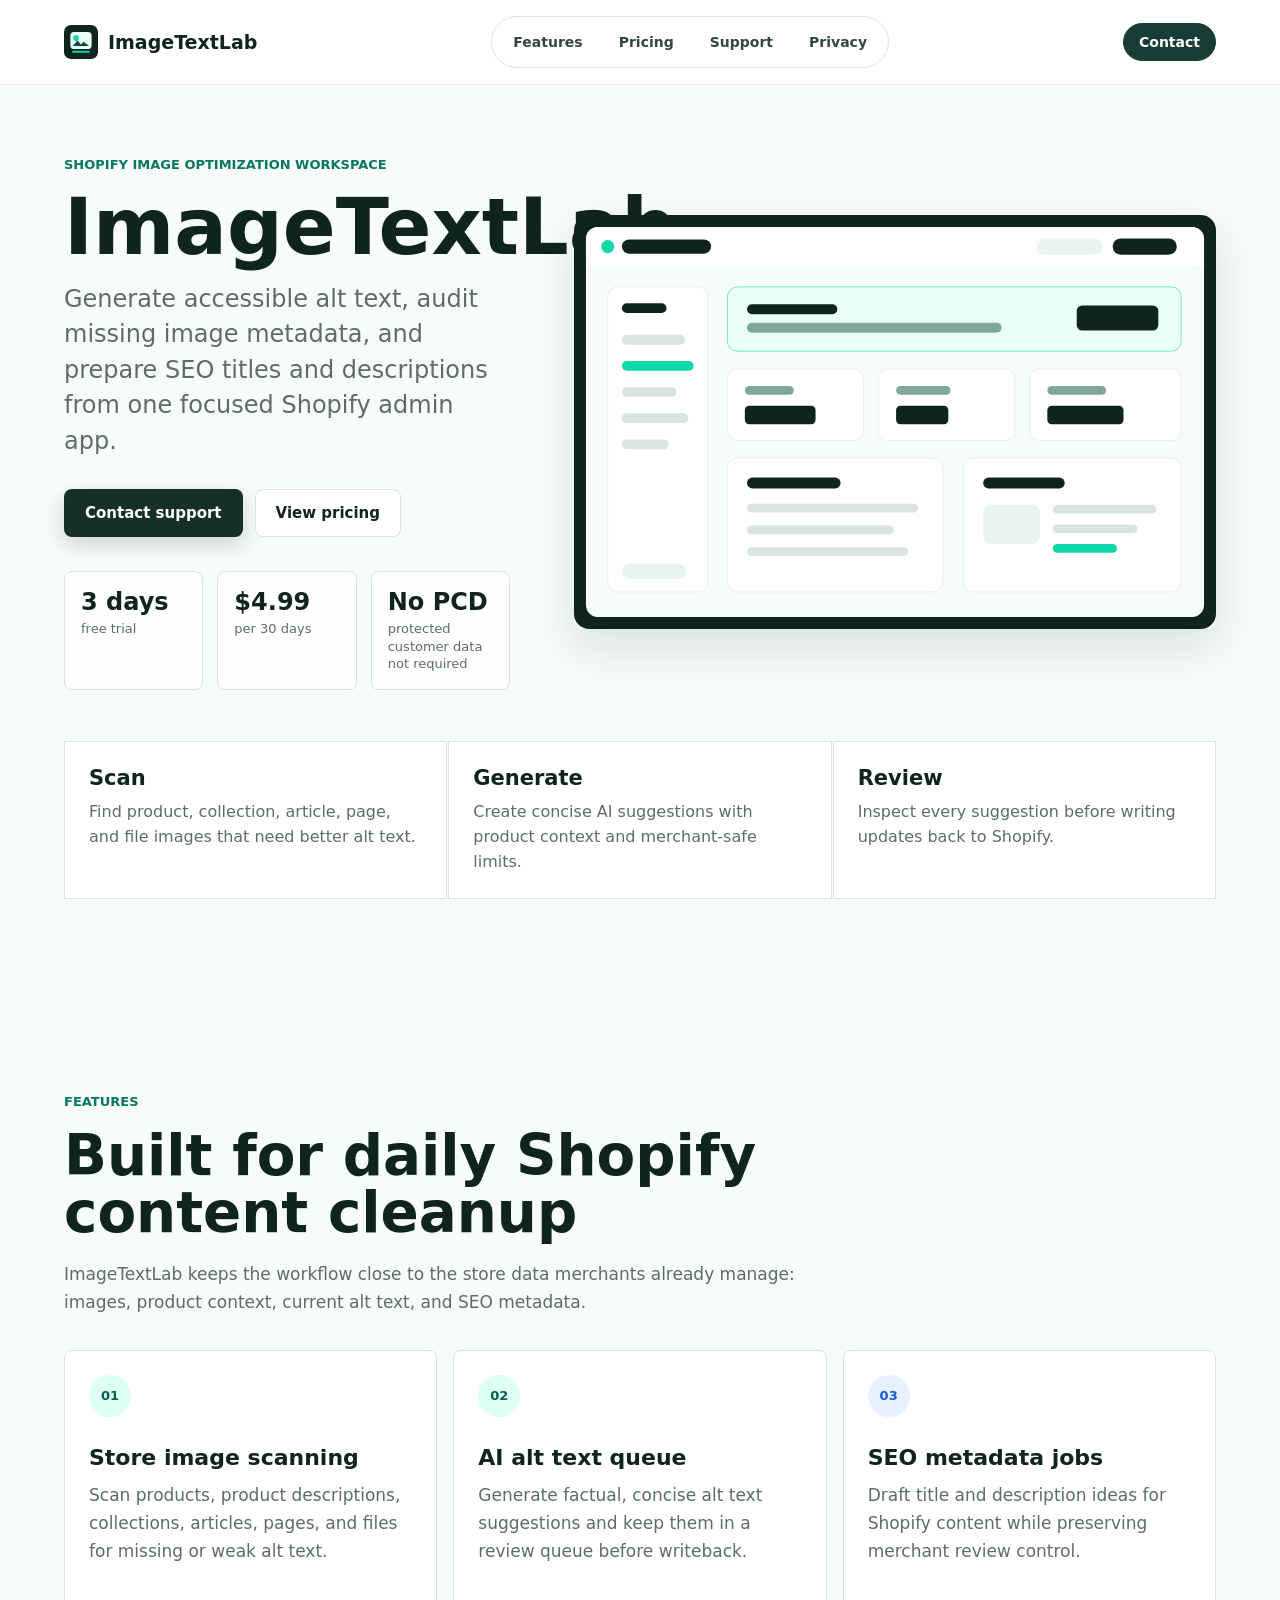
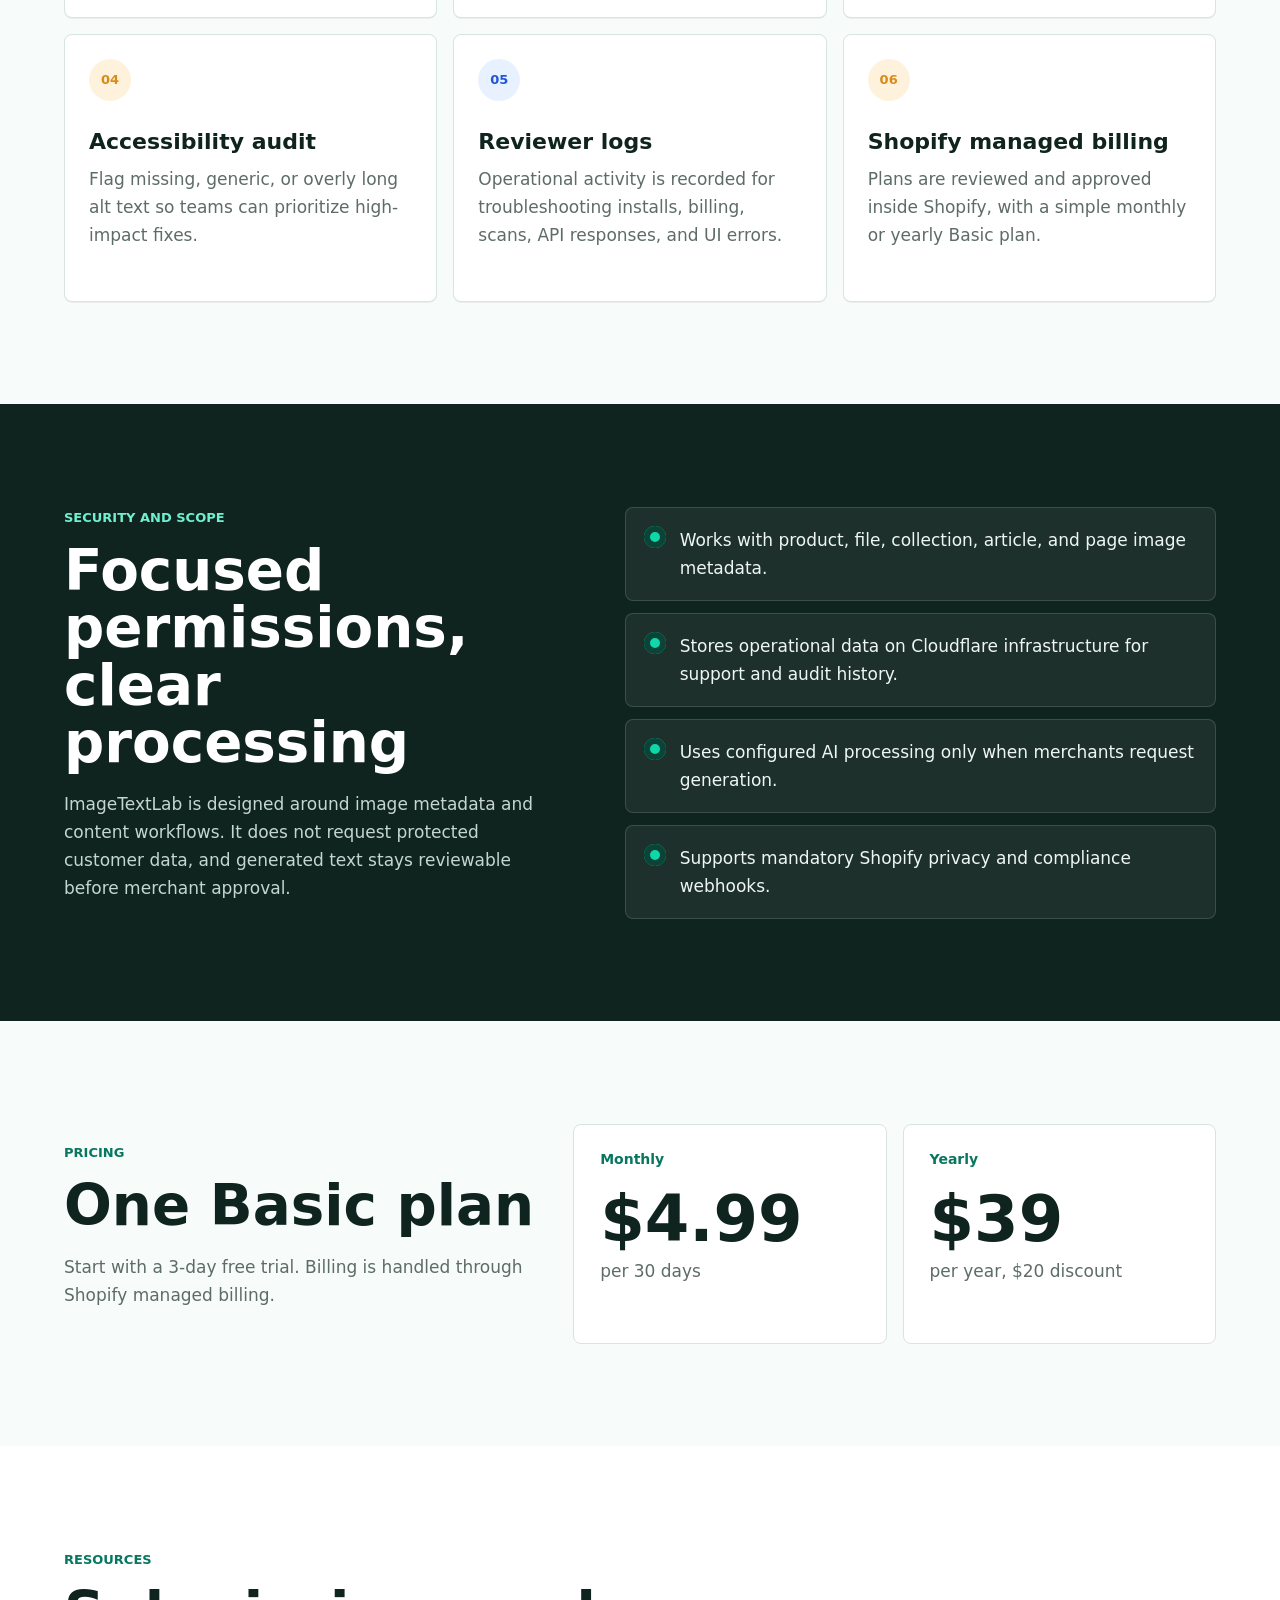
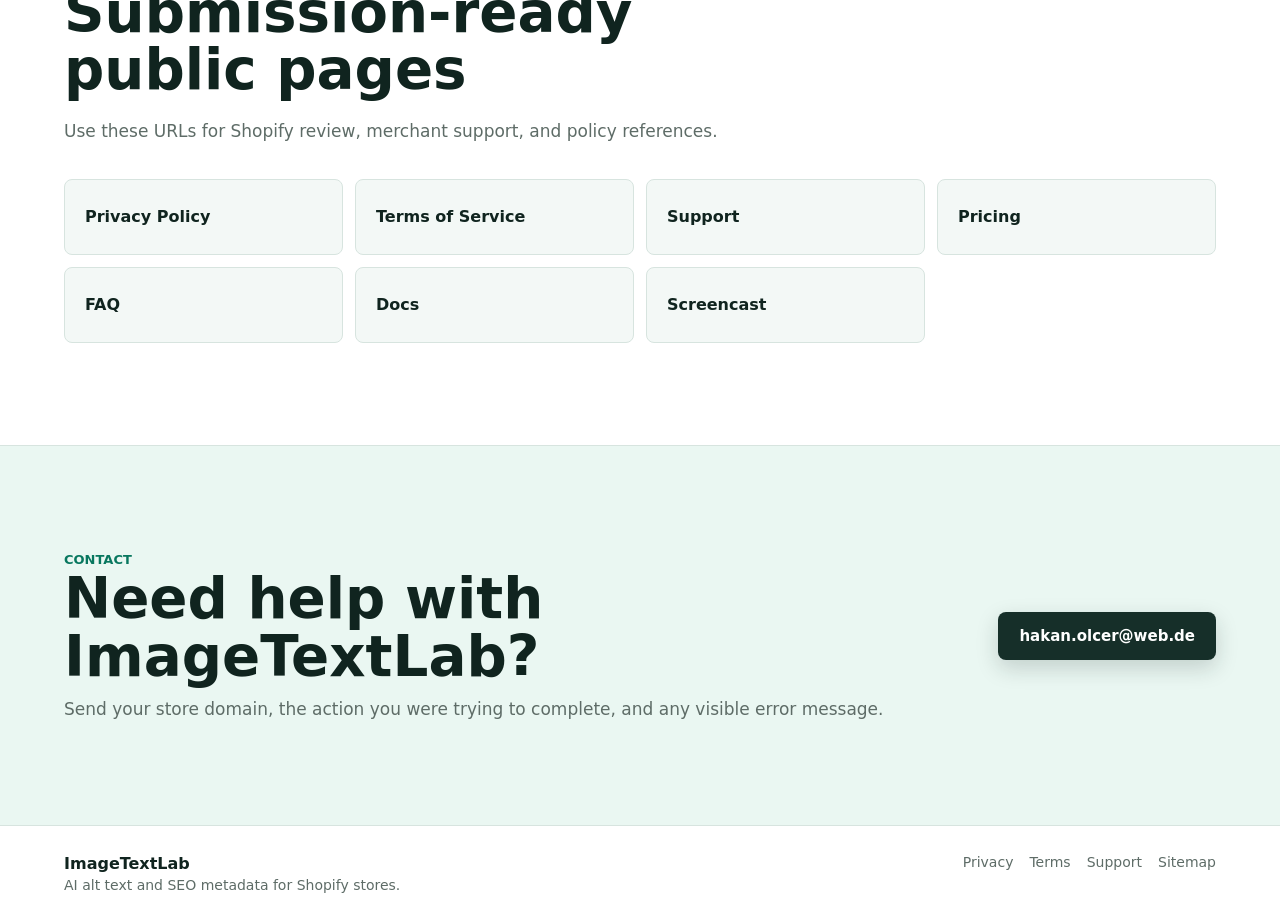
<file: index.html>
<!doctype html>
<html lang="en">
  <head>
    <meta charset="utf-8">
    <meta name="viewport" content="width=device-width, initial-scale=1">
    <title>ImageTextLab - AI alt text and SEO metadata for Shopify</title>
    <meta name="description" content="ImageTextLab helps Shopify merchants scan store images, generate accessible AI alt text, review SEO metadata, and write approved updates back to Shopify.">
    <link rel="canonical" href="https://imagetextlab.com/">
    <meta property="og:type" content="website">
    <meta property="og:title" content="ImageTextLab">
    <meta property="og:description" content="AI alt text, image accessibility checks, and SEO metadata workflows for Shopify stores.">
    <meta property="og:url" content="https://imagetextlab.com/">
    <meta property="og:image" content="https://imagetextlab.com/assets/product-preview.svg">
    <meta name="twitter:card" content="summary_large_image">
    <meta name="theme-color" content="#10241f">
    <link rel="icon" href="/assets/icon.svg" type="image/svg+xml">
    <link rel="manifest" href="/manifest.webmanifest">
    <link rel="stylesheet" href="/assets/site.css">
    <script type="application/ld+json">
      {
        "@context": "https://schema.org",
        "@type": "SoftwareApplication",
        "name": "ImageTextLab",
        "applicationCategory": "BusinessApplication",
        "operatingSystem": "Web",
        "description": "AI alt text, image accessibility checks, and SEO metadata workflows for Shopify stores.",
        "offers": [
          {
            "@type": "Offer",
            "name": "Basic monthly",
            "price": "4.99",
            "priceCurrency": "USD",
            "description": "Every 30 days with a 3-day free trial"
          },
          {
            "@type": "Offer",
            "name": "Basic yearly",
            "price": "39",
            "priceCurrency": "USD",
            "description": "Per year with a 3-day free trial"
          }
        ],
        "url": "https://imagetextlab.com/"
      }
    </script>
  </head>
  <body>
    <header class="site-header">
      <a class="brand" href="/" aria-label="ImageTextLab home">
        <img src="/assets/icon.svg" width="34" height="34" alt="">
        <span>ImageTextLab</span>
      </a>
      <nav class="nav-links" aria-label="Main navigation">
        <a href="#features">Features</a>
        <a href="/pricing">Pricing</a>
        <a href="/support">Support</a>
        <a href="/privacy">Privacy</a>
      </nav>
      <a class="nav-button" href="#contact">Contact</a>
    </header>

    <main>
      <section class="hero">
        <div class="hero-copy">
          <p class="section-label">Shopify image optimization workspace</p>
          <h1>ImageTextLab</h1>
          <p class="hero-lede">Generate accessible alt text, audit missing image metadata, and prepare SEO titles and descriptions from one focused Shopify admin app.</p>
          <div class="hero-actions">
            <a class="button primary" href="#contact">Contact support</a>
            <a class="button secondary" href="/pricing">View pricing</a>
          </div>
          <dl class="hero-stats" aria-label="Product highlights">
            <div>
              <dt>3 days</dt>
              <dd>free trial</dd>
            </div>
            <div>
              <dt>$4.99</dt>
              <dd>per 30 days</dd>
            </div>
            <div>
              <dt>No PCD</dt>
              <dd>protected customer data not required</dd>
            </div>
          </dl>
        </div>
        <div class="hero-visual" aria-label="ImageTextLab dashboard preview">
          <img src="/assets/product-preview.svg" alt="ImageTextLab dashboard showing scan metrics, alt text tasks, and SEO jobs.">
        </div>
      </section>

      <section class="strip" aria-label="Core workflow">
        <div>
          <strong>Scan</strong>
          <span>Find product, collection, article, page, and file images that need better alt text.</span>
        </div>
        <div>
          <strong>Generate</strong>
          <span>Create concise AI suggestions with product context and merchant-safe limits.</span>
        </div>
        <div>
          <strong>Review</strong>
          <span>Inspect every suggestion before writing updates back to Shopify.</span>
        </div>
      </section>

      <section class="section" id="features">
        <div class="section-heading">
          <p class="section-label">Features</p>
          <h2>Built for daily Shopify content cleanup</h2>
          <p>ImageTextLab keeps the workflow close to the store data merchants already manage: images, product context, current alt text, and SEO metadata.</p>
        </div>
        <div class="feature-grid">
          <article class="feature-card">
            <span class="card-icon">01</span>
            <h3>Store image scanning</h3>
            <p>Scan products, product descriptions, collections, articles, pages, and files for missing or weak alt text.</p>
          </article>
          <article class="feature-card">
            <span class="card-icon">02</span>
            <h3>AI alt text queue</h3>
            <p>Generate factual, concise alt text suggestions and keep them in a review queue before writeback.</p>
          </article>
          <article class="feature-card">
            <span class="card-icon">03</span>
            <h3>SEO metadata jobs</h3>
            <p>Draft title and description ideas for Shopify content while preserving merchant review control.</p>
          </article>
          <article class="feature-card">
            <span class="card-icon">04</span>
            <h3>Accessibility audit</h3>
            <p>Flag missing, generic, or overly long alt text so teams can prioritize high-impact fixes.</p>
          </article>
          <article class="feature-card">
            <span class="card-icon">05</span>
            <h3>Reviewer logs</h3>
            <p>Operational activity is recorded for troubleshooting installs, billing, scans, API responses, and UI errors.</p>
          </article>
          <article class="feature-card">
            <span class="card-icon">06</span>
            <h3>Shopify managed billing</h3>
            <p>Plans are reviewed and approved inside Shopify, with a simple monthly or yearly Basic plan.</p>
          </article>
        </div>
      </section>

      <section class="split-section">
        <div>
          <p class="section-label">Security and scope</p>
          <h2>Focused permissions, clear processing</h2>
          <p>ImageTextLab is designed around image metadata and content workflows. It does not request protected customer data, and generated text stays reviewable before merchant approval.</p>
        </div>
        <div class="check-list">
          <p><span></span>Works with product, file, collection, article, and page image metadata.</p>
          <p><span></span>Stores operational data on Cloudflare infrastructure for support and audit history.</p>
          <p><span></span>Uses configured AI processing only when merchants request generation.</p>
          <p><span></span>Supports mandatory Shopify privacy and compliance webhooks.</p>
        </div>
      </section>

      <section class="pricing-preview">
        <div>
          <p class="section-label">Pricing</p>
          <h2>One Basic plan</h2>
          <p>Start with a 3-day free trial. Billing is handled through Shopify managed billing.</p>
        </div>
        <div class="price-cards">
          <article>
            <span>Monthly</span>
            <strong>$4.99</strong>
            <p>per 30 days</p>
          </article>
          <article>
            <span>Yearly</span>
            <strong>$39</strong>
            <p>per year, $20 discount</p>
          </article>
        </div>
      </section>

      <section class="section compact">
        <div class="section-heading">
          <p class="section-label">Resources</p>
          <h2>Submission-ready public pages</h2>
          <p>Use these URLs for Shopify review, merchant support, and policy references.</p>
        </div>
        <div class="resource-links">
          <a href="/privacy">Privacy Policy</a>
          <a href="/terms">Terms of Service</a>
          <a href="/support">Support</a>
          <a href="/pricing">Pricing</a>
          <a href="/faq">FAQ</a>
          <a href="/docs">Docs</a>
          <a href="/screencast">Screencast</a>
        </div>
      </section>

      <section class="contact" id="contact">
        <div>
          <p class="section-label">Contact</p>
          <h2>Need help with ImageTextLab?</h2>
          <p>Send your store domain, the action you were trying to complete, and any visible error message.</p>
        </div>
        <a class="button primary" href="mailto:hakan.olcer@web.de?subject=ImageTextLab%20support">hakan.olcer@web.de</a>
      </section>
    </main>

    <footer class="site-footer">
      <div>
        <strong>ImageTextLab</strong>
        <span>AI alt text and SEO metadata for Shopify stores.</span>
      </div>
      <nav aria-label="Footer navigation">
        <a href="/privacy">Privacy</a>
        <a href="/terms">Terms</a>
        <a href="/support">Support</a>
        <a href="/sitemap.xml">Sitemap</a>
      </nav>
    </footer>
  </body>
</html>
</file>
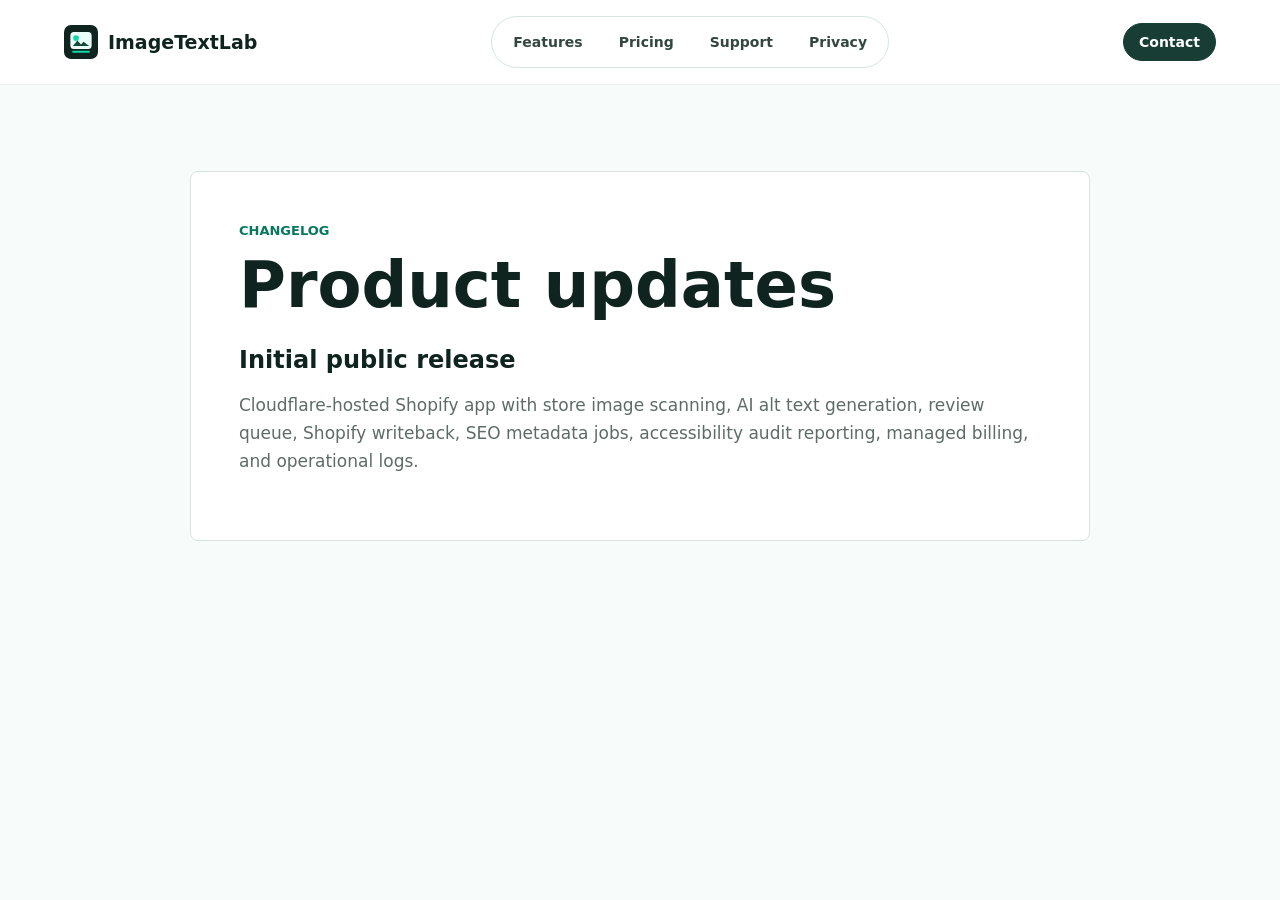
<file: changelog.html>
<!doctype html>
<html lang="en">
  <head>
    <meta charset="utf-8">
    <meta name="viewport" content="width=device-width, initial-scale=1">
    <title>Changelog - ImageTextLab</title>
    <meta name="description" content="ImageTextLab changelog for Shopify AI alt text, image accessibility, and SEO metadata workflows.">
    <link rel="canonical" href="https://imagetextlab.com/changelog">
    <link rel="icon" href="/assets/icon.svg" type="image/svg+xml">
    <link rel="stylesheet" href="/assets/site.css">
  </head>
  <body>
    <header class="site-header">
      <a class="brand" href="/"><img src="/assets/icon.svg" width="34" height="34" alt=""><span>ImageTextLab</span></a>
      <nav class="nav-links" aria-label="Main navigation">
        <a href="/#features">Features</a>
        <a href="/pricing">Pricing</a>
        <a href="/support">Support</a>
        <a href="/privacy">Privacy</a>
      </nav>
      <a class="nav-button" href="mailto:hakan.olcer@web.de">Contact</a>
    </header>
    <main class="legal-page">
      <article>
        <p class="section-label">Changelog</p>
        <h1>Product updates</h1>
        <h2>Initial public release</h2>
        <p>Cloudflare-hosted Shopify app with store image scanning, AI alt text generation, review queue, Shopify writeback, SEO metadata jobs, accessibility audit reporting, managed billing, and operational logs.</p>
      </article>
    </main>
  </body>
</html>
</file>
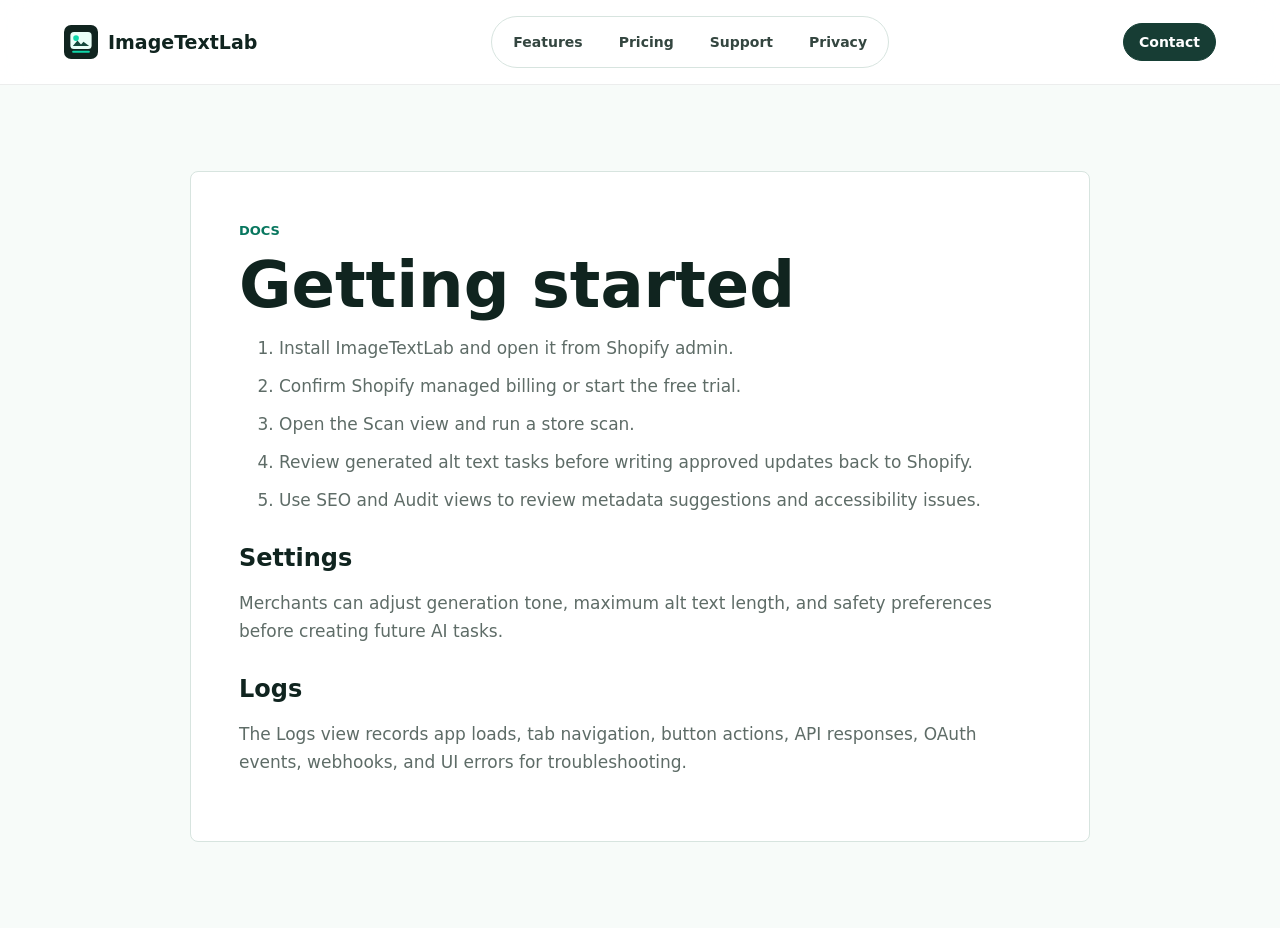
<file: docs.html>
<!doctype html>
<html lang="en">
  <head>
    <meta charset="utf-8">
    <meta name="viewport" content="width=device-width, initial-scale=1">
    <title>Documentation - ImageTextLab</title>
    <meta name="description" content="Getting started documentation for ImageTextLab Shopify image scanning, alt text generation, SEO metadata, and accessibility audit workflows.">
    <link rel="canonical" href="https://imagetextlab.com/docs">
    <link rel="icon" href="/assets/icon.svg" type="image/svg+xml">
    <link rel="stylesheet" href="/assets/site.css">
  </head>
  <body>
    <header class="site-header">
      <a class="brand" href="/"><img src="/assets/icon.svg" width="34" height="34" alt=""><span>ImageTextLab</span></a>
      <nav class="nav-links" aria-label="Main navigation">
        <a href="/#features">Features</a>
        <a href="/pricing">Pricing</a>
        <a href="/support">Support</a>
        <a href="/privacy">Privacy</a>
      </nav>
      <a class="nav-button" href="mailto:hakan.olcer@web.de">Contact</a>
    </header>
    <main class="legal-page">
      <article>
        <p class="section-label">Docs</p>
        <h1>Getting started</h1>
        <ol>
          <li>Install ImageTextLab and open it from Shopify admin.</li>
          <li>Confirm Shopify managed billing or start the free trial.</li>
          <li>Open the Scan view and run a store scan.</li>
          <li>Review generated alt text tasks before writing approved updates back to Shopify.</li>
          <li>Use SEO and Audit views to review metadata suggestions and accessibility issues.</li>
        </ol>

        <h2>Settings</h2>
        <p>Merchants can adjust generation tone, maximum alt text length, and safety preferences before creating future AI tasks.</p>

        <h2>Logs</h2>
        <p>The Logs view records app loads, tab navigation, button actions, API responses, OAuth events, webhooks, and UI errors for troubleshooting.</p>
      </article>
    </main>
  </body>
</html>
</file>
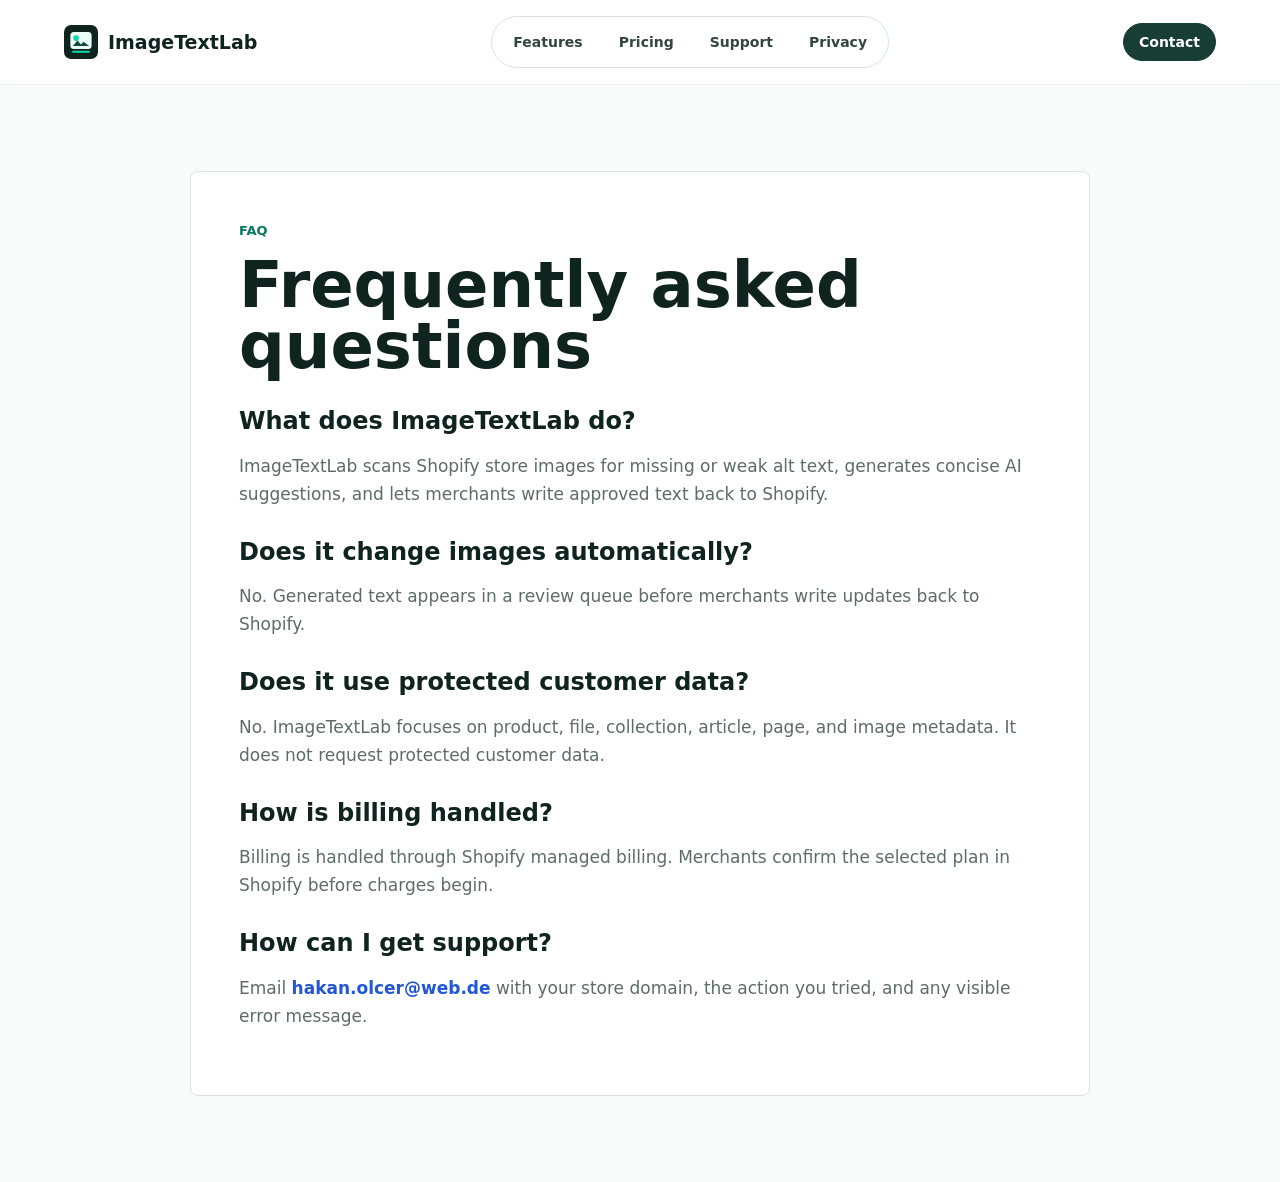
<file: faq.html>
<!doctype html>
<html lang="en">
  <head>
    <meta charset="utf-8">
    <meta name="viewport" content="width=device-width, initial-scale=1">
    <title>FAQ - ImageTextLab</title>
    <meta name="description" content="Frequently asked questions for ImageTextLab, a Shopify app for AI alt text, image accessibility, and SEO metadata.">
    <link rel="canonical" href="https://imagetextlab.com/faq">
    <link rel="icon" href="/assets/icon.svg" type="image/svg+xml">
    <link rel="stylesheet" href="/assets/site.css">
  </head>
  <body>
    <header class="site-header">
      <a class="brand" href="/"><img src="/assets/icon.svg" width="34" height="34" alt=""><span>ImageTextLab</span></a>
      <nav class="nav-links" aria-label="Main navigation">
        <a href="/#features">Features</a>
        <a href="/pricing">Pricing</a>
        <a href="/support">Support</a>
        <a href="/privacy">Privacy</a>
      </nav>
      <a class="nav-button" href="mailto:hakan.olcer@web.de">Contact</a>
    </header>
    <main class="legal-page">
      <article>
        <p class="section-label">FAQ</p>
        <h1>Frequently asked questions</h1>

        <h2>What does ImageTextLab do?</h2>
        <p>ImageTextLab scans Shopify store images for missing or weak alt text, generates concise AI suggestions, and lets merchants write approved text back to Shopify.</p>

        <h2>Does it change images automatically?</h2>
        <p>No. Generated text appears in a review queue before merchants write updates back to Shopify.</p>

        <h2>Does it use protected customer data?</h2>
        <p>No. ImageTextLab focuses on product, file, collection, article, page, and image metadata. It does not request protected customer data.</p>

        <h2>How is billing handled?</h2>
        <p>Billing is handled through Shopify managed billing. Merchants confirm the selected plan in Shopify before charges begin.</p>

        <h2>How can I get support?</h2>
        <p>Email <a href="mailto:hakan.olcer@web.de">hakan.olcer@web.de</a> with your store domain, the action you tried, and any visible error message.</p>
      </article>
    </main>
  </body>
</html>
</file>
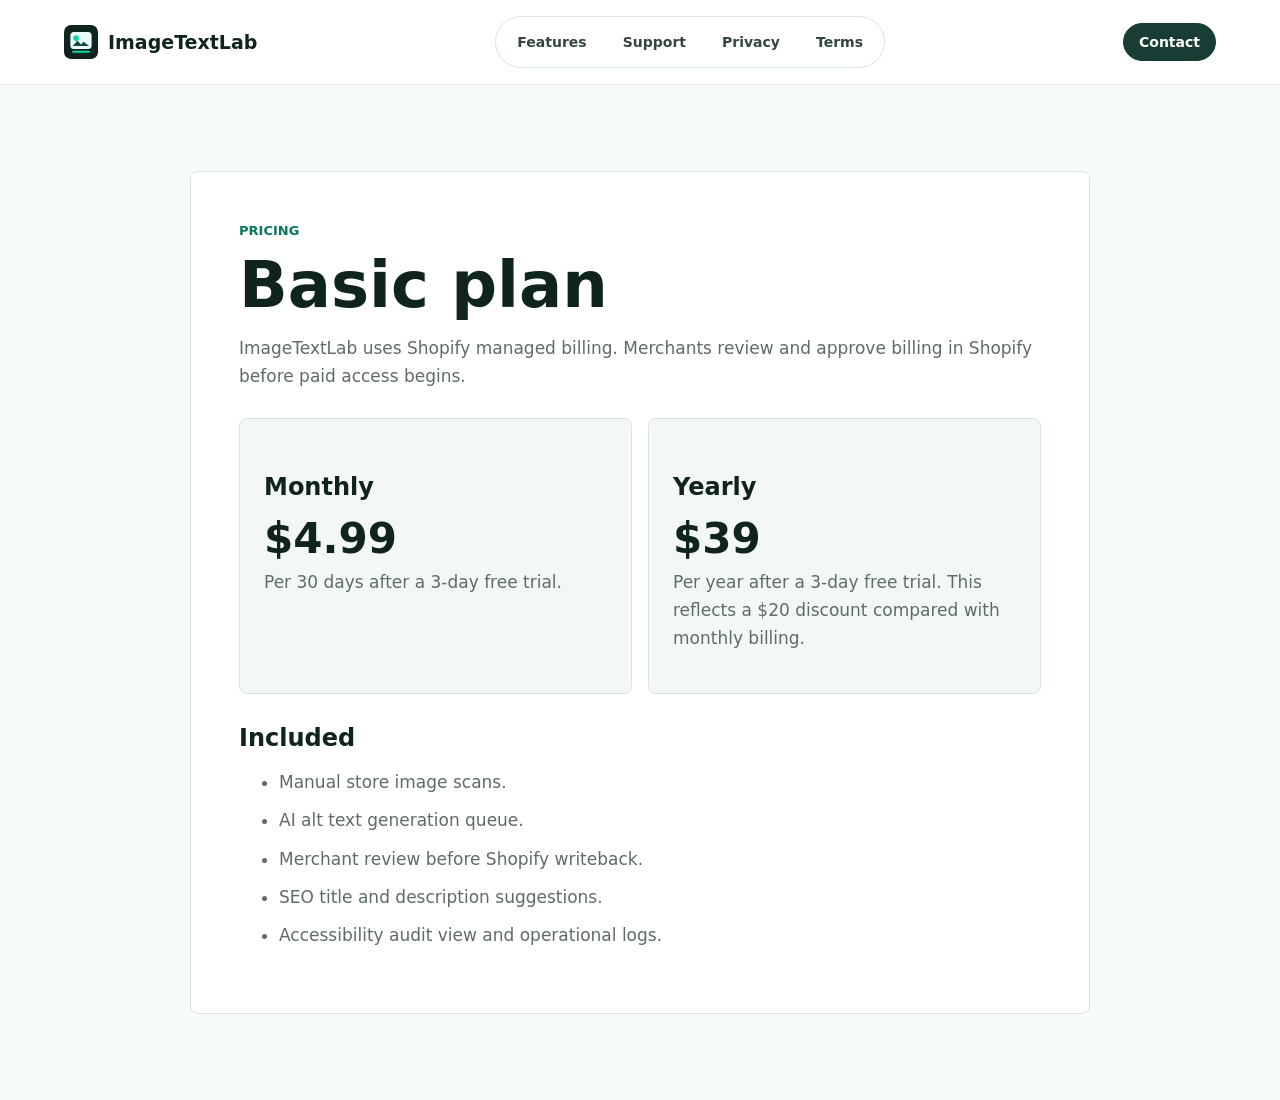
<file: pricing.html>
<!doctype html>
<html lang="en">
  <head>
    <meta charset="utf-8">
    <meta name="viewport" content="width=device-width, initial-scale=1">
    <title>Pricing - ImageTextLab</title>
    <meta name="description" content="ImageTextLab Basic plan pricing: $4.99 every 30 days or $39 per year, with a 3-day free trial through Shopify managed billing.">
    <link rel="canonical" href="https://imagetextlab.com/pricing">
    <link rel="icon" href="/assets/icon.svg" type="image/svg+xml">
    <link rel="stylesheet" href="/assets/site.css">
  </head>
  <body>
    <header class="site-header">
      <a class="brand" href="/"><img src="/assets/icon.svg" width="34" height="34" alt=""><span>ImageTextLab</span></a>
      <nav class="nav-links" aria-label="Main navigation">
        <a href="/#features">Features</a>
        <a href="/support">Support</a>
        <a href="/privacy">Privacy</a>
        <a href="/terms">Terms</a>
      </nav>
      <a class="nav-button" href="mailto:hakan.olcer@web.de">Contact</a>
    </header>
    <main class="legal-page">
      <article>
        <p class="section-label">Pricing</p>
        <h1>Basic plan</h1>
        <p>ImageTextLab uses Shopify managed billing. Merchants review and approve billing in Shopify before paid access begins.</p>

        <div class="pricing-page-grid">
          <section class="plan-card">
            <h2>Monthly</h2>
            <strong>$4.99</strong>
            <p>Per 30 days after a 3-day free trial.</p>
          </section>
          <section class="plan-card">
            <h2>Yearly</h2>
            <strong>$39</strong>
            <p>Per year after a 3-day free trial. This reflects a $20 discount compared with monthly billing.</p>
          </section>
        </div>

        <h2>Included</h2>
        <ul>
          <li>Manual store image scans.</li>
          <li>AI alt text generation queue.</li>
          <li>Merchant review before Shopify writeback.</li>
          <li>SEO title and description suggestions.</li>
          <li>Accessibility audit view and operational logs.</li>
        </ul>
      </article>
    </main>
  </body>
</html>
</file>
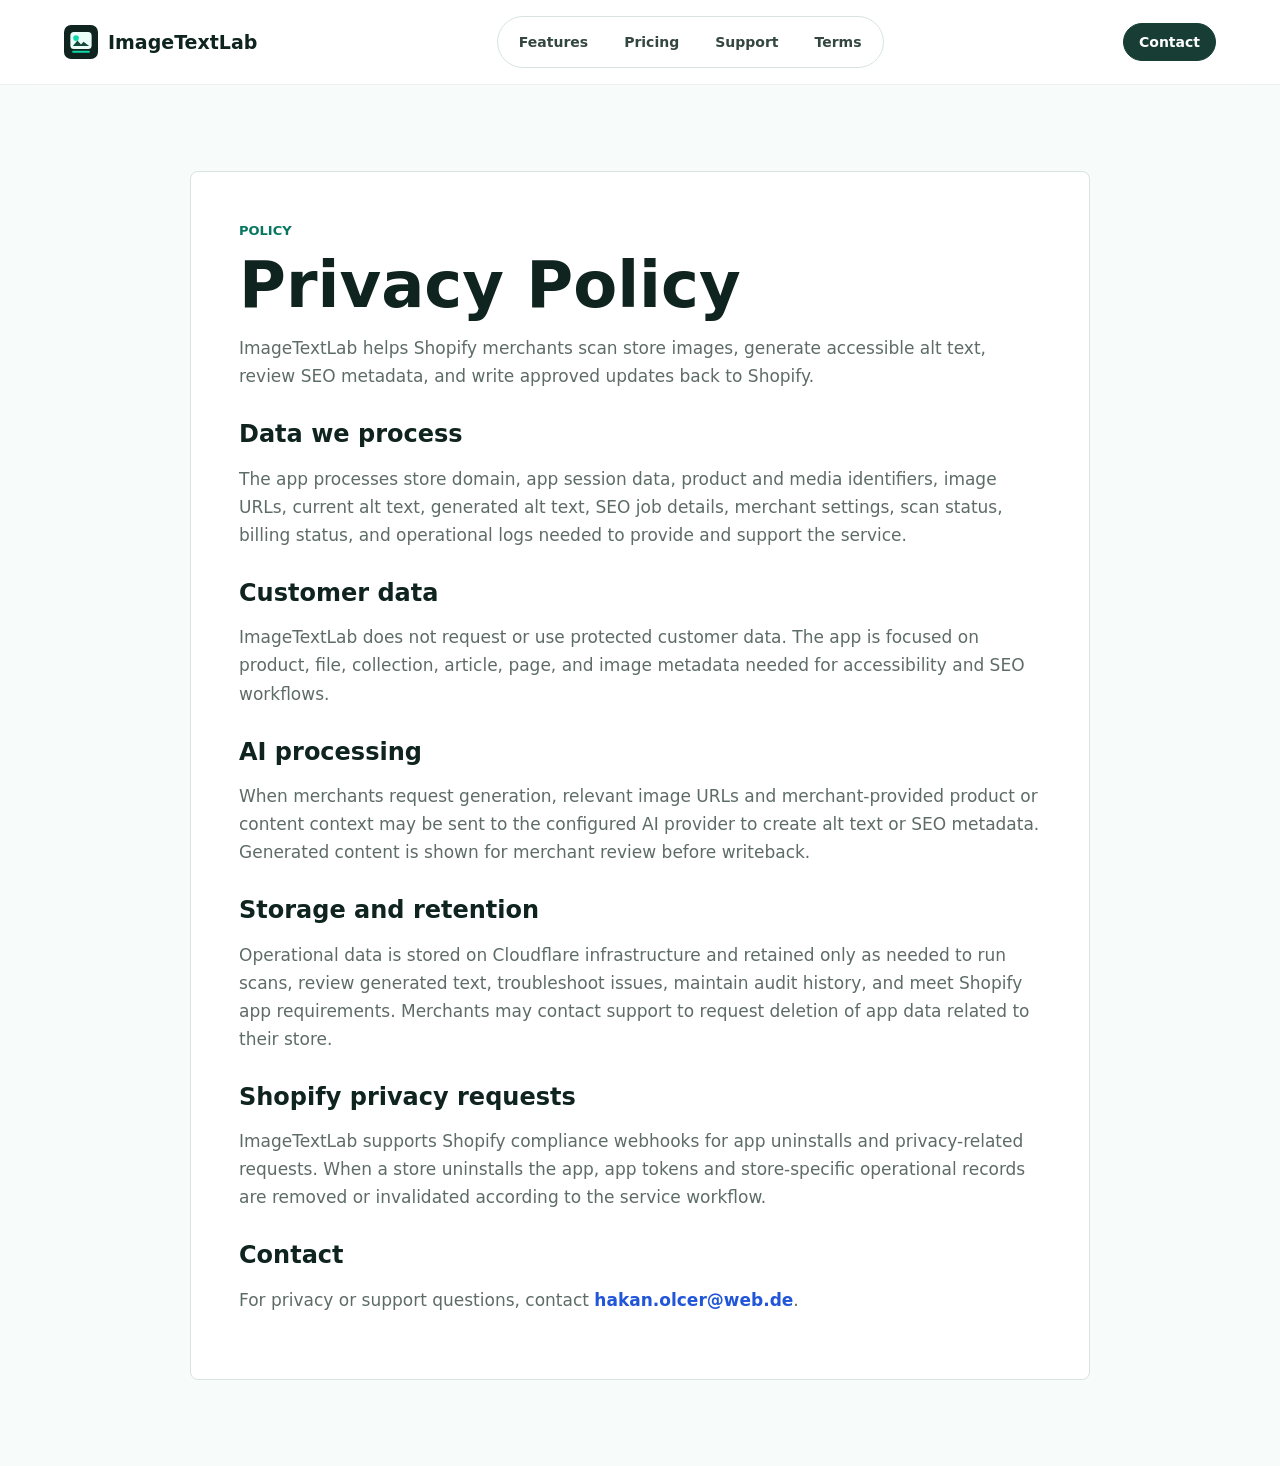
<file: privacy.html>
<!doctype html>
<html lang="en">
  <head>
    <meta charset="utf-8">
    <meta name="viewport" content="width=device-width, initial-scale=1">
    <title>Privacy Policy - ImageTextLab</title>
    <meta name="description" content="Privacy Policy for ImageTextLab, a Shopify app for AI alt text, image accessibility, and SEO metadata workflows.">
    <link rel="canonical" href="https://imagetextlab.com/privacy">
    <link rel="icon" href="/assets/icon.svg" type="image/svg+xml">
    <link rel="stylesheet" href="/assets/site.css">
  </head>
  <body>
    <header class="site-header">
      <a class="brand" href="/"><img src="/assets/icon.svg" width="34" height="34" alt=""><span>ImageTextLab</span></a>
      <nav class="nav-links" aria-label="Main navigation">
        <a href="/#features">Features</a>
        <a href="/pricing">Pricing</a>
        <a href="/support">Support</a>
        <a href="/terms">Terms</a>
      </nav>
      <a class="nav-button" href="mailto:hakan.olcer@web.de">Contact</a>
    </header>
    <main class="legal-page">
      <article>
        <p class="section-label">Policy</p>
        <h1>Privacy Policy</h1>
        <p>ImageTextLab helps Shopify merchants scan store images, generate accessible alt text, review SEO metadata, and write approved updates back to Shopify.</p>

        <h2>Data we process</h2>
        <p>The app processes store domain, app session data, product and media identifiers, image URLs, current alt text, generated alt text, SEO job details, merchant settings, scan status, billing status, and operational logs needed to provide and support the service.</p>

        <h2>Customer data</h2>
        <p>ImageTextLab does not request or use protected customer data. The app is focused on product, file, collection, article, page, and image metadata needed for accessibility and SEO workflows.</p>

        <h2>AI processing</h2>
        <p>When merchants request generation, relevant image URLs and merchant-provided product or content context may be sent to the configured AI provider to create alt text or SEO metadata. Generated content is shown for merchant review before writeback.</p>

        <h2>Storage and retention</h2>
        <p>Operational data is stored on Cloudflare infrastructure and retained only as needed to run scans, review generated text, troubleshoot issues, maintain audit history, and meet Shopify app requirements. Merchants may contact support to request deletion of app data related to their store.</p>

        <h2>Shopify privacy requests</h2>
        <p>ImageTextLab supports Shopify compliance webhooks for app uninstalls and privacy-related requests. When a store uninstalls the app, app tokens and store-specific operational records are removed or invalidated according to the service workflow.</p>

        <h2>Contact</h2>
        <p>For privacy or support questions, contact <a href="mailto:hakan.olcer@web.de">hakan.olcer@web.de</a>.</p>
      </article>
    </main>
  </body>
</html>
</file>
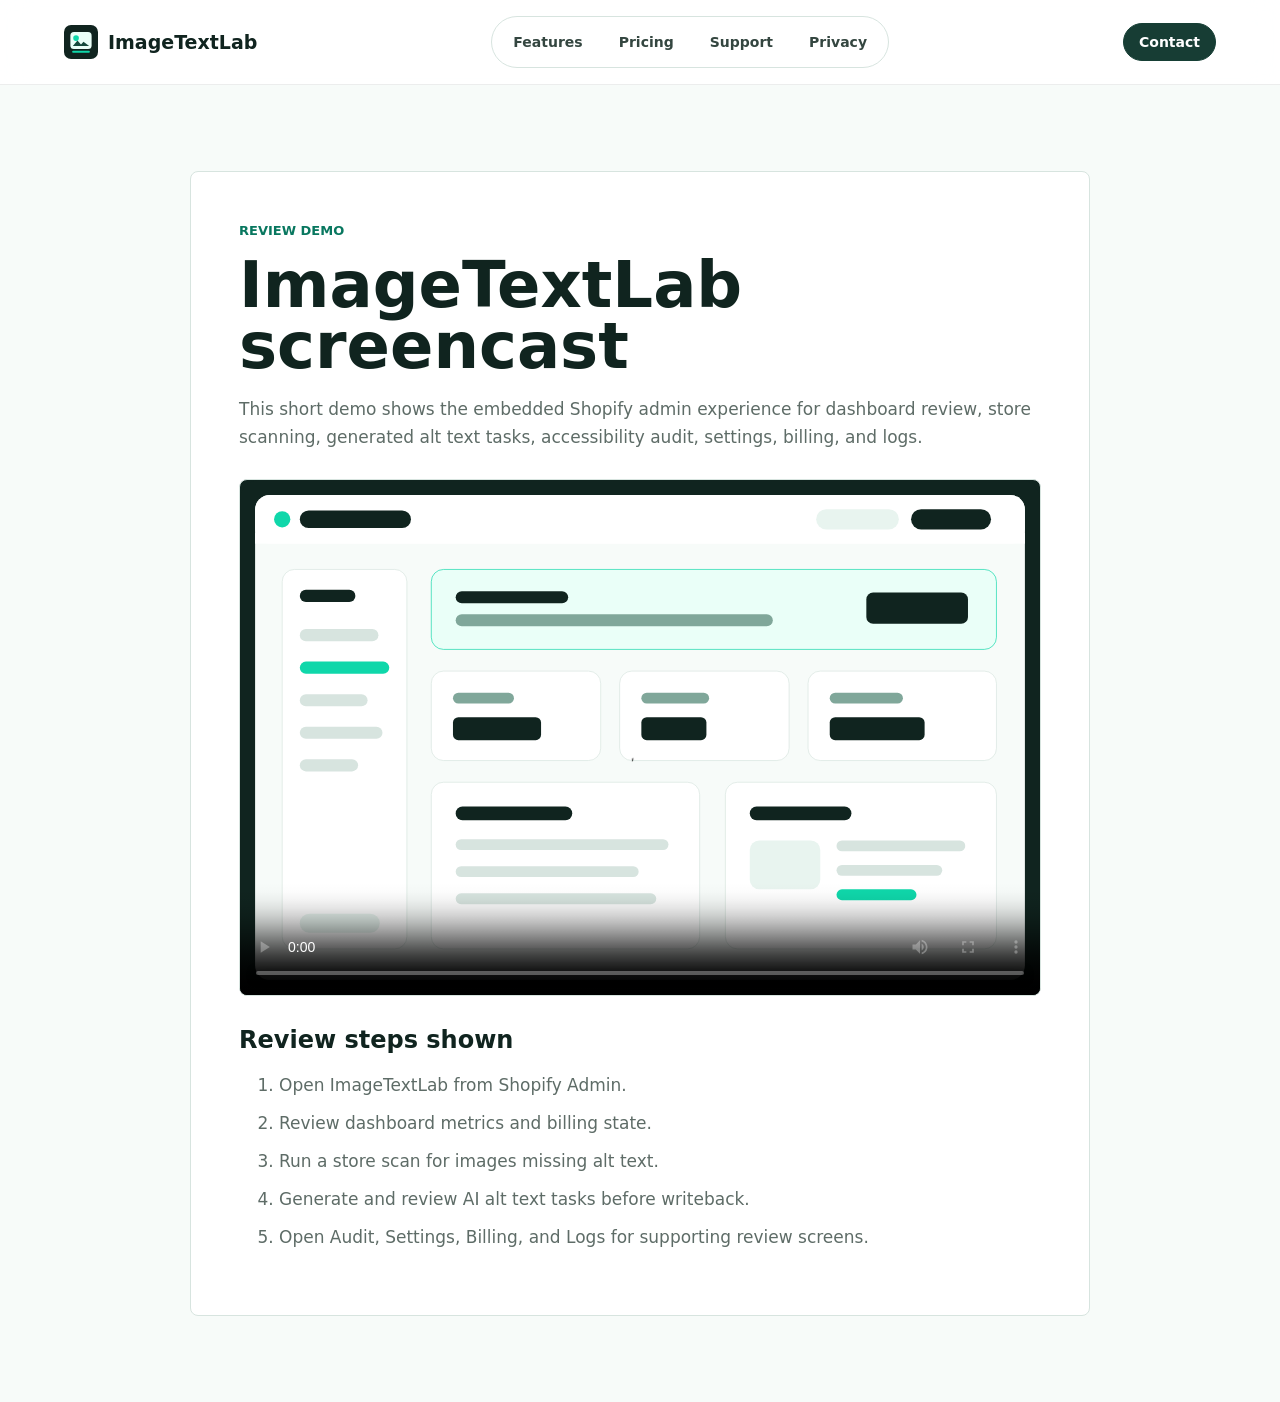
<file: screencast.html>
<!doctype html>
<html lang="en">
  <head>
    <meta charset="utf-8">
    <meta name="viewport" content="width=device-width, initial-scale=1">
    <title>Screencast - ImageTextLab</title>
    <meta name="description" content="ImageTextLab screencast for Shopify App Store review, showing dashboard, scan, tasks, audit, settings, billing, and logs workflows.">
    <link rel="canonical" href="https://imagetextlab.com/screencast">
    <link rel="icon" href="/assets/icon.svg" type="image/svg+xml">
    <link rel="stylesheet" href="/assets/site.css">
  </head>
  <body>
    <header class="site-header">
      <a class="brand" href="/"><img src="/assets/icon.svg" width="34" height="34" alt=""><span>ImageTextLab</span></a>
      <nav class="nav-links" aria-label="Main navigation">
        <a href="/#features">Features</a>
        <a href="/pricing">Pricing</a>
        <a href="/support">Support</a>
        <a href="/privacy">Privacy</a>
      </nav>
      <a class="nav-button" href="mailto:hakan.olcer@web.de">Contact</a>
    </header>
    <main class="legal-page">
      <article>
        <p class="section-label">Review demo</p>
        <h1>ImageTextLab screencast</h1>
        <p>This short demo shows the embedded Shopify admin experience for dashboard review, store scanning, generated alt text tasks, accessibility audit, settings, billing, and logs.</p>
        <video class="screencast-video" controls preload="metadata" poster="/assets/product-preview.svg">
          <source src="/assets/imagetextlab-screencast.mp4" type="video/mp4">
          <a href="/assets/imagetextlab-screencast.mp4">Download the ImageTextLab screencast</a>.
        </video>
        <h2>Review steps shown</h2>
        <ol>
          <li>Open ImageTextLab from Shopify Admin.</li>
          <li>Review dashboard metrics and billing state.</li>
          <li>Run a store scan for images missing alt text.</li>
          <li>Generate and review AI alt text tasks before writeback.</li>
          <li>Open Audit, Settings, Billing, and Logs for supporting review screens.</li>
        </ol>
      </article>
    </main>
  </body>
</html>
</file>
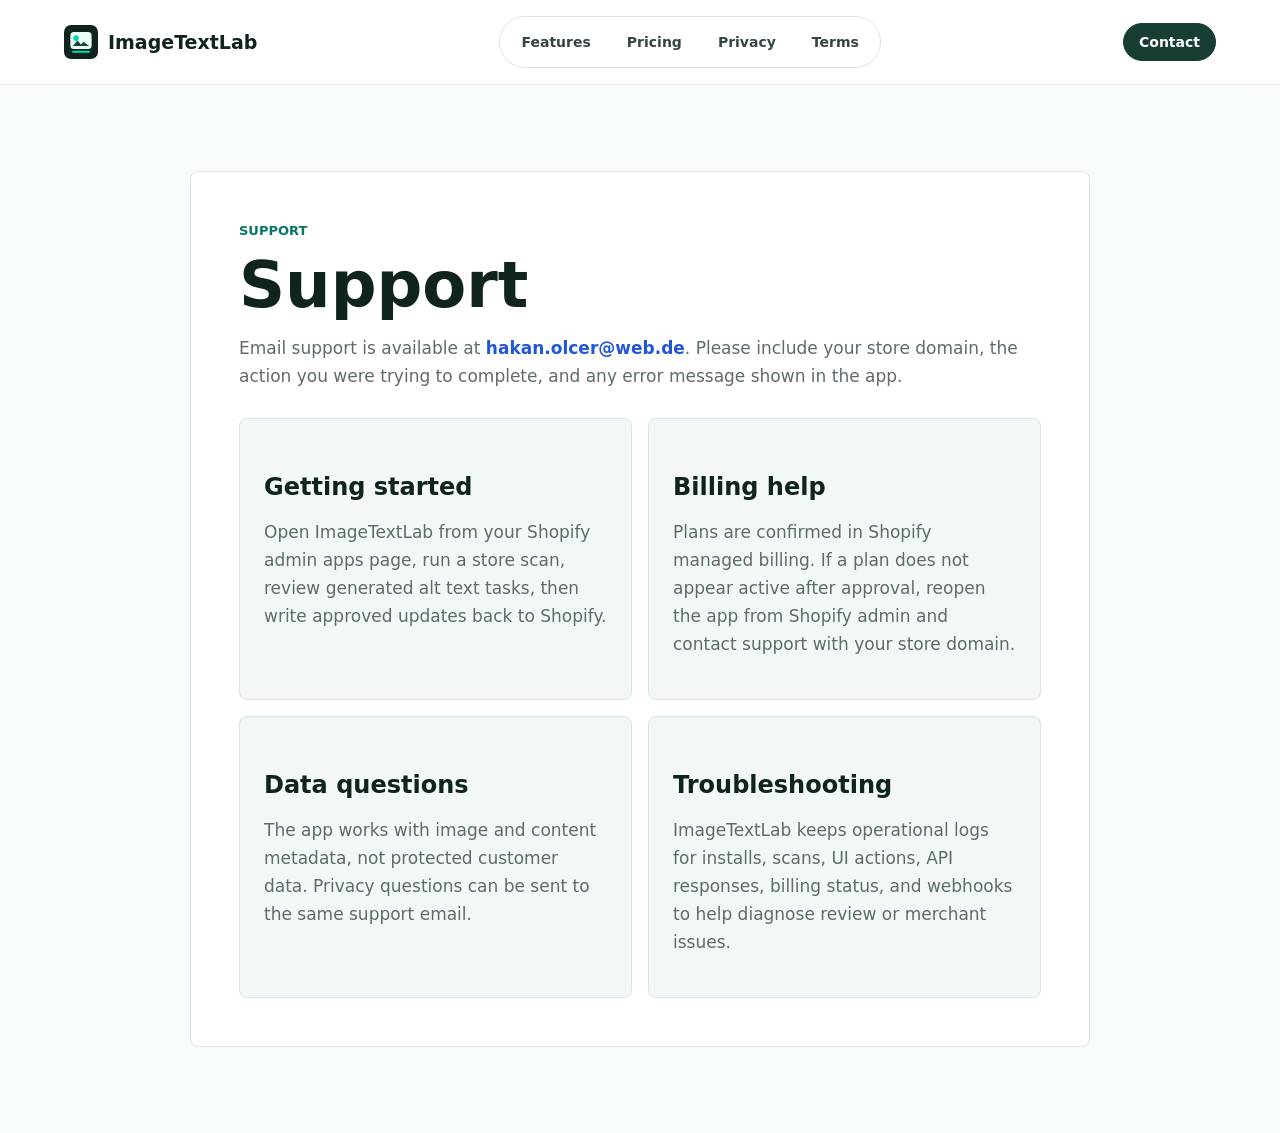
<file: support.html>
<!doctype html>
<html lang="en">
  <head>
    <meta charset="utf-8">
    <meta name="viewport" content="width=device-width, initial-scale=1">
    <title>Support - ImageTextLab</title>
    <meta name="description" content="Get support for ImageTextLab, the Shopify app for AI alt text, image accessibility checks, and SEO metadata.">
    <link rel="canonical" href="https://imagetextlab.com/support">
    <link rel="icon" href="/assets/icon.svg" type="image/svg+xml">
    <link rel="stylesheet" href="/assets/site.css">
  </head>
  <body>
    <header class="site-header">
      <a class="brand" href="/"><img src="/assets/icon.svg" width="34" height="34" alt=""><span>ImageTextLab</span></a>
      <nav class="nav-links" aria-label="Main navigation">
        <a href="/#features">Features</a>
        <a href="/pricing">Pricing</a>
        <a href="/privacy">Privacy</a>
        <a href="/terms">Terms</a>
      </nav>
      <a class="nav-button" href="mailto:hakan.olcer@web.de">Contact</a>
    </header>
    <main class="legal-page">
      <article>
        <p class="section-label">Support</p>
        <h1>Support</h1>
        <p>Email support is available at <a href="mailto:hakan.olcer@web.de">hakan.olcer@web.de</a>. Please include your store domain, the action you were trying to complete, and any error message shown in the app.</p>

        <div class="support-grid">
          <section class="support-card">
            <h2>Getting started</h2>
            <p>Open ImageTextLab from your Shopify admin apps page, run a store scan, review generated alt text tasks, then write approved updates back to Shopify.</p>
          </section>
          <section class="support-card">
            <h2>Billing help</h2>
            <p>Plans are confirmed in Shopify managed billing. If a plan does not appear active after approval, reopen the app from Shopify admin and contact support with your store domain.</p>
          </section>
          <section class="support-card">
            <h2>Data questions</h2>
            <p>The app works with image and content metadata, not protected customer data. Privacy questions can be sent to the same support email.</p>
          </section>
          <section class="support-card">
            <h2>Troubleshooting</h2>
            <p>ImageTextLab keeps operational logs for installs, scans, UI actions, API responses, billing status, and webhooks to help diagnose review or merchant issues.</p>
          </section>
        </div>
      </article>
    </main>
  </body>
</html>
</file>
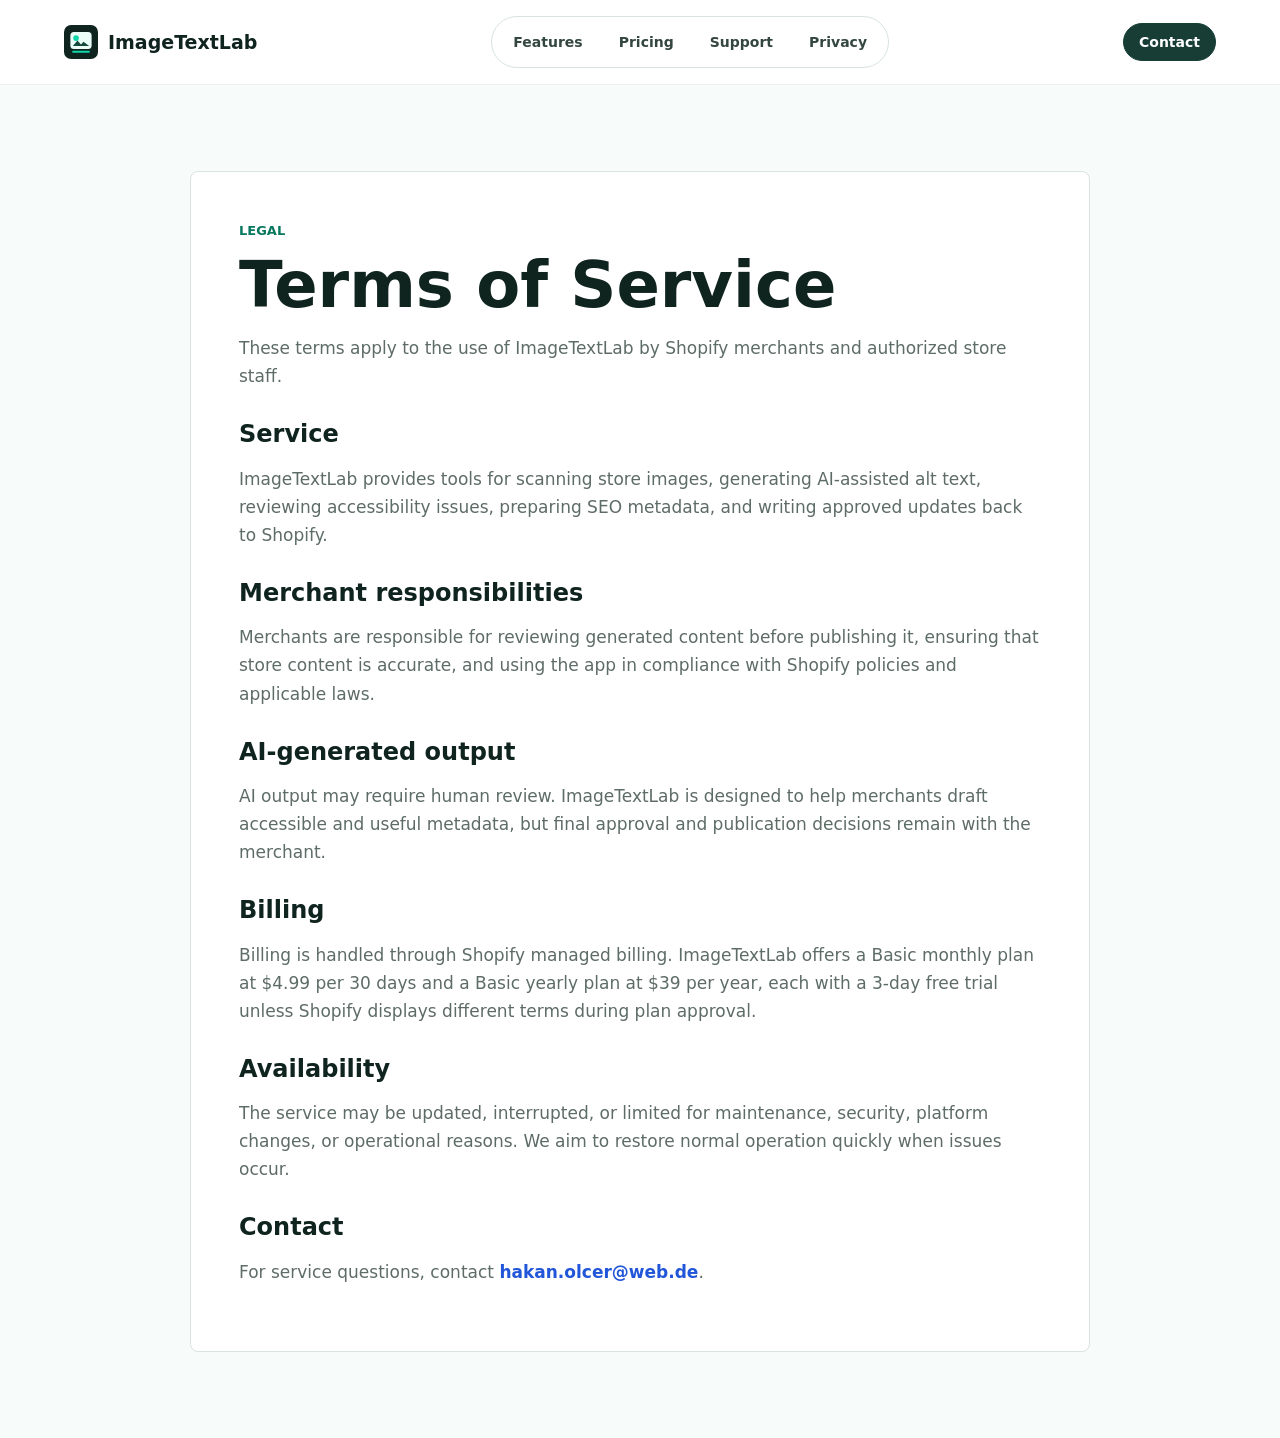
<file: terms.html>
<!doctype html>
<html lang="en">
  <head>
    <meta charset="utf-8">
    <meta name="viewport" content="width=device-width, initial-scale=1">
    <title>Terms of Service - ImageTextLab</title>
    <meta name="description" content="Terms of Service for ImageTextLab, a Shopify app for AI alt text and SEO metadata workflows.">
    <link rel="canonical" href="https://imagetextlab.com/terms">
    <link rel="icon" href="/assets/icon.svg" type="image/svg+xml">
    <link rel="stylesheet" href="/assets/site.css">
  </head>
  <body>
    <header class="site-header">
      <a class="brand" href="/"><img src="/assets/icon.svg" width="34" height="34" alt=""><span>ImageTextLab</span></a>
      <nav class="nav-links" aria-label="Main navigation">
        <a href="/#features">Features</a>
        <a href="/pricing">Pricing</a>
        <a href="/support">Support</a>
        <a href="/privacy">Privacy</a>
      </nav>
      <a class="nav-button" href="mailto:hakan.olcer@web.de">Contact</a>
    </header>
    <main class="legal-page">
      <article>
        <p class="section-label">Legal</p>
        <h1>Terms of Service</h1>
        <p>These terms apply to the use of ImageTextLab by Shopify merchants and authorized store staff.</p>

        <h2>Service</h2>
        <p>ImageTextLab provides tools for scanning store images, generating AI-assisted alt text, reviewing accessibility issues, preparing SEO metadata, and writing approved updates back to Shopify.</p>

        <h2>Merchant responsibilities</h2>
        <p>Merchants are responsible for reviewing generated content before publishing it, ensuring that store content is accurate, and using the app in compliance with Shopify policies and applicable laws.</p>

        <h2>AI-generated output</h2>
        <p>AI output may require human review. ImageTextLab is designed to help merchants draft accessible and useful metadata, but final approval and publication decisions remain with the merchant.</p>

        <h2>Billing</h2>
        <p>Billing is handled through Shopify managed billing. ImageTextLab offers a Basic monthly plan at $4.99 per 30 days and a Basic yearly plan at $39 per year, each with a 3-day free trial unless Shopify displays different terms during plan approval.</p>

        <h2>Availability</h2>
        <p>The service may be updated, interrupted, or limited for maintenance, security, platform changes, or operational reasons. We aim to restore normal operation quickly when issues occur.</p>

        <h2>Contact</h2>
        <p>For service questions, contact <a href="mailto:hakan.olcer@web.de">hakan.olcer@web.de</a>.</p>
      </article>
    </main>
  </body>
</html>
</file>
<file: assets/site.css>
:root {
  color-scheme: light;
  --ink: #10241f;
  --muted: #5e6c67;
  --line: #d7e4df;
  --paper: #ffffff;
  --soft: #f3f8f6;
  --mint: #0fd7aa;
  --mint-dark: #08775f;
  --green: #14493c;
  --blue: #2156d9;
  --amber: #d98b18;
  --shadow: 0 18px 48px rgba(16, 36, 31, 0.12);
  font-family: Inter, ui-sans-serif, system-ui, -apple-system, BlinkMacSystemFont, "Segoe UI", sans-serif;
}

* {
  box-sizing: border-box;
}

html {
  scroll-behavior: smooth;
}

body {
  margin: 0;
  background: #f7fbf9;
  color: var(--ink);
  letter-spacing: 0;
}

a {
  color: inherit;
  text-decoration: none;
}

img {
  display: block;
  max-width: 100%;
}

.site-header {
  position: sticky;
  top: 0;
  z-index: 20;
  display: grid;
  grid-template-columns: auto 1fr auto;
  align-items: center;
  gap: 24px;
  min-height: 76px;
  padding: 16px clamp(18px, 5vw, 64px);
  border-bottom: 1px solid rgba(16, 36, 31, 0.08);
  background: rgba(255, 255, 255, 0.9);
  backdrop-filter: blur(16px);
}

.brand {
  display: inline-flex;
  align-items: center;
  gap: 10px;
  font-weight: 800;
  font-size: 19px;
}

.nav-links {
  justify-self: center;
  display: flex;
  align-items: center;
  gap: 6px;
  padding: 6px;
  border: 1px solid var(--line);
  border-radius: 999px;
  background: #fff;
}

.nav-links a,
.nav-button {
  display: inline-flex;
  min-height: 38px;
  align-items: center;
  justify-content: center;
  padding: 0 15px;
  border-radius: 999px;
  color: #344640;
  font-size: 14px;
  font-weight: 700;
  white-space: nowrap;
}

.nav-links a:hover,
.nav-links a:focus-visible {
  background: var(--soft);
}

.nav-button {
  border: 1px solid #163f35;
  background: #173d34;
  color: #fff;
}

main {
  overflow: hidden;
}

.hero {
  display: grid;
  grid-template-columns: minmax(0, 0.82fr) minmax(420px, 1.18fr);
  align-items: center;
  gap: clamp(30px, 5vw, 72px);
  padding: clamp(42px, 5.4vw, 72px) clamp(18px, 5vw, 64px) clamp(34px, 4vw, 52px);
}

.hero-copy {
  max-width: 660px;
}

.section-label {
  margin: 0 0 14px;
  color: var(--mint-dark);
  font-size: 13px;
  font-weight: 900;
  letter-spacing: 0;
  text-transform: uppercase;
}

h1,
h2,
h3,
p {
  margin-top: 0;
}

h1 {
  margin-bottom: 18px;
  font-size: clamp(50px, 6.1vw, 78px);
  line-height: 0.95;
  letter-spacing: 0;
}

h2 {
  margin-bottom: 18px;
  font-size: clamp(34px, 4.4vw, 58px);
  line-height: 1.02;
  letter-spacing: 0;
}

h3 {
  margin-bottom: 10px;
  font-size: 22px;
  line-height: 1.18;
}

p {
  color: var(--muted);
  font-size: 17px;
  line-height: 1.65;
}

.hero-lede {
  max-width: 600px;
  font-size: clamp(19px, 2vw, 24px);
  line-height: 1.48;
}

.hero-actions {
  display: flex;
  flex-wrap: wrap;
  gap: 12px;
  margin: 30px 0 34px;
}

.button {
  display: inline-flex;
  min-height: 48px;
  align-items: center;
  justify-content: center;
  padding: 0 20px;
  border-radius: 8px;
  border: 1px solid transparent;
  font-size: 15px;
  font-weight: 800;
  white-space: nowrap;
}

.button.primary {
  background: #162f29;
  color: #fff;
  box-shadow: 0 8px 22px rgba(16, 36, 31, 0.18);
}

.button.secondary {
  border-color: var(--line);
  background: #fff;
  color: var(--ink);
}

.hero-stats {
  display: grid;
  grid-template-columns: repeat(3, minmax(0, 1fr));
  gap: 14px;
  margin: 0;
}

.hero-stats div {
  min-width: 0;
  padding: 16px;
  border: 1px solid var(--line);
  border-radius: 8px;
  background: rgba(255, 255, 255, 0.72);
}

.hero-stats dt {
  font-size: 24px;
  font-weight: 900;
}

.hero-stats dd {
  margin: 4px 0 0;
  color: var(--muted);
  font-size: 13px;
  line-height: 1.35;
}

.hero-visual {
  position: relative;
}

.hero-visual img {
  width: min(100%, 920px);
  border-radius: 8px;
  box-shadow: var(--shadow);
}

.strip {
  display: grid;
  grid-template-columns: repeat(3, minmax(0, 1fr));
  gap: 1px;
  padding: 0 clamp(18px, 5vw, 64px) clamp(44px, 7vw, 90px);
}

.strip div {
  min-height: 132px;
  padding: 24px;
  border: 1px solid var(--line);
  background: #fff;
}

.strip strong {
  display: block;
  margin-bottom: 10px;
  font-size: 21px;
}

.strip span {
  color: var(--muted);
  line-height: 1.55;
}

.section,
.split-section,
.pricing-preview,
.contact {
  padding: clamp(58px, 8vw, 112px) clamp(18px, 5vw, 64px);
}

.section-heading {
  max-width: 760px;
  margin-bottom: 34px;
}

.feature-grid {
  display: grid;
  grid-template-columns: repeat(3, minmax(0, 1fr));
  gap: 16px;
}

.feature-card {
  min-height: 268px;
  padding: 24px;
  border: 1px solid var(--line);
  border-radius: 8px;
  background: #fff;
  box-shadow: 0 1px 0 rgba(16, 36, 31, 0.05);
}

.card-icon {
  display: inline-flex;
  width: 42px;
  height: 42px;
  align-items: center;
  justify-content: center;
  margin-bottom: 28px;
  border-radius: 999px;
  background: #ddfff6;
  color: #075f4c;
  font-size: 13px;
  font-weight: 900;
}

.feature-card:nth-child(3) .card-icon,
.feature-card:nth-child(5) .card-icon {
  background: #e8f1ff;
  color: var(--blue);
}

.feature-card:nth-child(4) .card-icon,
.feature-card:nth-child(6) .card-icon {
  background: #fff2dd;
  color: var(--amber);
}

.split-section {
  display: grid;
  grid-template-columns: minmax(0, 0.9fr) minmax(320px, 1.1fr);
  gap: clamp(28px, 6vw, 88px);
  align-items: start;
  background: #10241f;
  color: #fff;
}

.split-section p {
  color: #c5d5d0;
}

.split-section .section-label {
  color: #6ff0cf;
}

.check-list {
  display: grid;
  gap: 12px;
}

.check-list p {
  display: grid;
  grid-template-columns: 24px 1fr;
  gap: 12px;
  margin: 0;
  padding: 18px;
  border: 1px solid rgba(255, 255, 255, 0.14);
  border-radius: 8px;
  background: rgba(255, 255, 255, 0.06);
  color: #eef6f3;
}

.check-list span {
  width: 22px;
  height: 22px;
  border-radius: 50%;
  background: var(--mint);
  box-shadow: inset 0 0 0 6px #0b4337;
}

.pricing-preview {
  display: grid;
  grid-template-columns: minmax(0, 0.85fr) minmax(360px, 1.15fr);
  gap: 34px;
  align-items: center;
}

.price-cards {
  display: grid;
  grid-template-columns: repeat(2, minmax(0, 1fr));
  gap: 16px;
}

.price-cards article {
  min-height: 220px;
  padding: 26px;
  border: 1px solid var(--line);
  border-radius: 8px;
  background: #fff;
}

.price-cards span {
  display: block;
  color: var(--mint-dark);
  font-size: 14px;
  font-weight: 900;
}

.price-cards strong {
  display: block;
  margin: 20px 0 6px;
  font-size: clamp(42px, 5vw, 64px);
  line-height: 1;
}

.compact {
  background: #fff;
}

.resource-links {
  display: grid;
  grid-template-columns: repeat(4, minmax(0, 1fr));
  gap: 12px;
}

.resource-links a {
  display: flex;
  min-height: 76px;
  align-items: center;
  padding: 20px;
  border: 1px solid var(--line);
  border-radius: 8px;
  background: var(--soft);
  font-weight: 900;
}

.contact {
  display: grid;
  grid-template-columns: 1fr auto;
  gap: 24px;
  align-items: center;
  border-top: 1px solid var(--line);
  background: #eaf7f2;
}

.contact h2 {
  margin-bottom: 10px;
}

.contact p {
  margin-bottom: 0;
}

.site-footer {
  display: flex;
  justify-content: space-between;
  gap: 24px;
  padding: 28px clamp(18px, 5vw, 64px);
  border-top: 1px solid var(--line);
  background: #fff;
}

.site-footer div {
  display: grid;
  gap: 4px;
}

.site-footer span,
.site-footer a {
  color: var(--muted);
  font-size: 14px;
}

.site-footer nav {
  display: flex;
  flex-wrap: wrap;
  gap: 16px;
}

.legal-page {
  max-width: 940px;
  margin: 0 auto;
  padding: clamp(44px, 7vw, 86px) 20px;
}

.legal-page article {
  padding: clamp(24px, 5vw, 48px);
  border: 1px solid var(--line);
  border-radius: 8px;
  background: #fff;
}

.legal-page h1 {
  font-size: clamp(38px, 6vw, 64px);
}

.legal-page h2 {
  margin-top: 32px;
  font-size: 24px;
}

.legal-page li {
  margin-bottom: 10px;
  color: var(--muted);
  font-size: 17px;
  line-height: 1.65;
}

.legal-page a {
  color: var(--blue);
  font-weight: 800;
}

.screencast-video {
  display: block;
  width: 100%;
  margin: 28px 0;
  border: 1px solid var(--line);
  border-radius: 8px;
  background: #10241f;
}

.pricing-page-grid,
.support-grid {
  display: grid;
  grid-template-columns: repeat(2, minmax(0, 1fr));
  gap: 16px;
  margin-top: 28px;
}

.plan-card,
.support-card {
  padding: 24px;
  border: 1px solid var(--line);
  border-radius: 8px;
  background: var(--soft);
}

.plan-card strong {
  display: block;
  margin: 16px 0 8px;
  font-size: 42px;
  line-height: 1;
}

@media (max-width: 980px) {
  .site-header {
    grid-template-columns: 1fr auto;
  }

  .nav-links {
    grid-column: 1 / -1;
    justify-self: stretch;
    overflow-x: auto;
    justify-content: flex-start;
  }

  .hero,
  .split-section,
  .pricing-preview,
  .contact {
    grid-template-columns: 1fr;
  }

  .hero {
    min-height: 0;
  }

  .hero-visual {
    order: -1;
  }

  .feature-grid,
  .strip,
  .resource-links {
    grid-template-columns: repeat(2, minmax(0, 1fr));
  }
}

@media (max-width: 640px) {
  .site-header {
    padding: 14px 16px;
  }

  .nav-button {
    display: none;
  }

  .hero {
    padding: 34px 16px;
  }

  .feature-grid,
  .strip,
  .resource-links,
  .price-cards,
  .pricing-page-grid,
  .support-grid {
    grid-template-columns: 1fr;
  }

  .section,
  .split-section,
  .pricing-preview,
  .contact {
    padding: 48px 16px;
  }

  .hero-stats {
    display: none;
  }

  .site-footer {
    flex-direction: column;
  }
}
</file>
